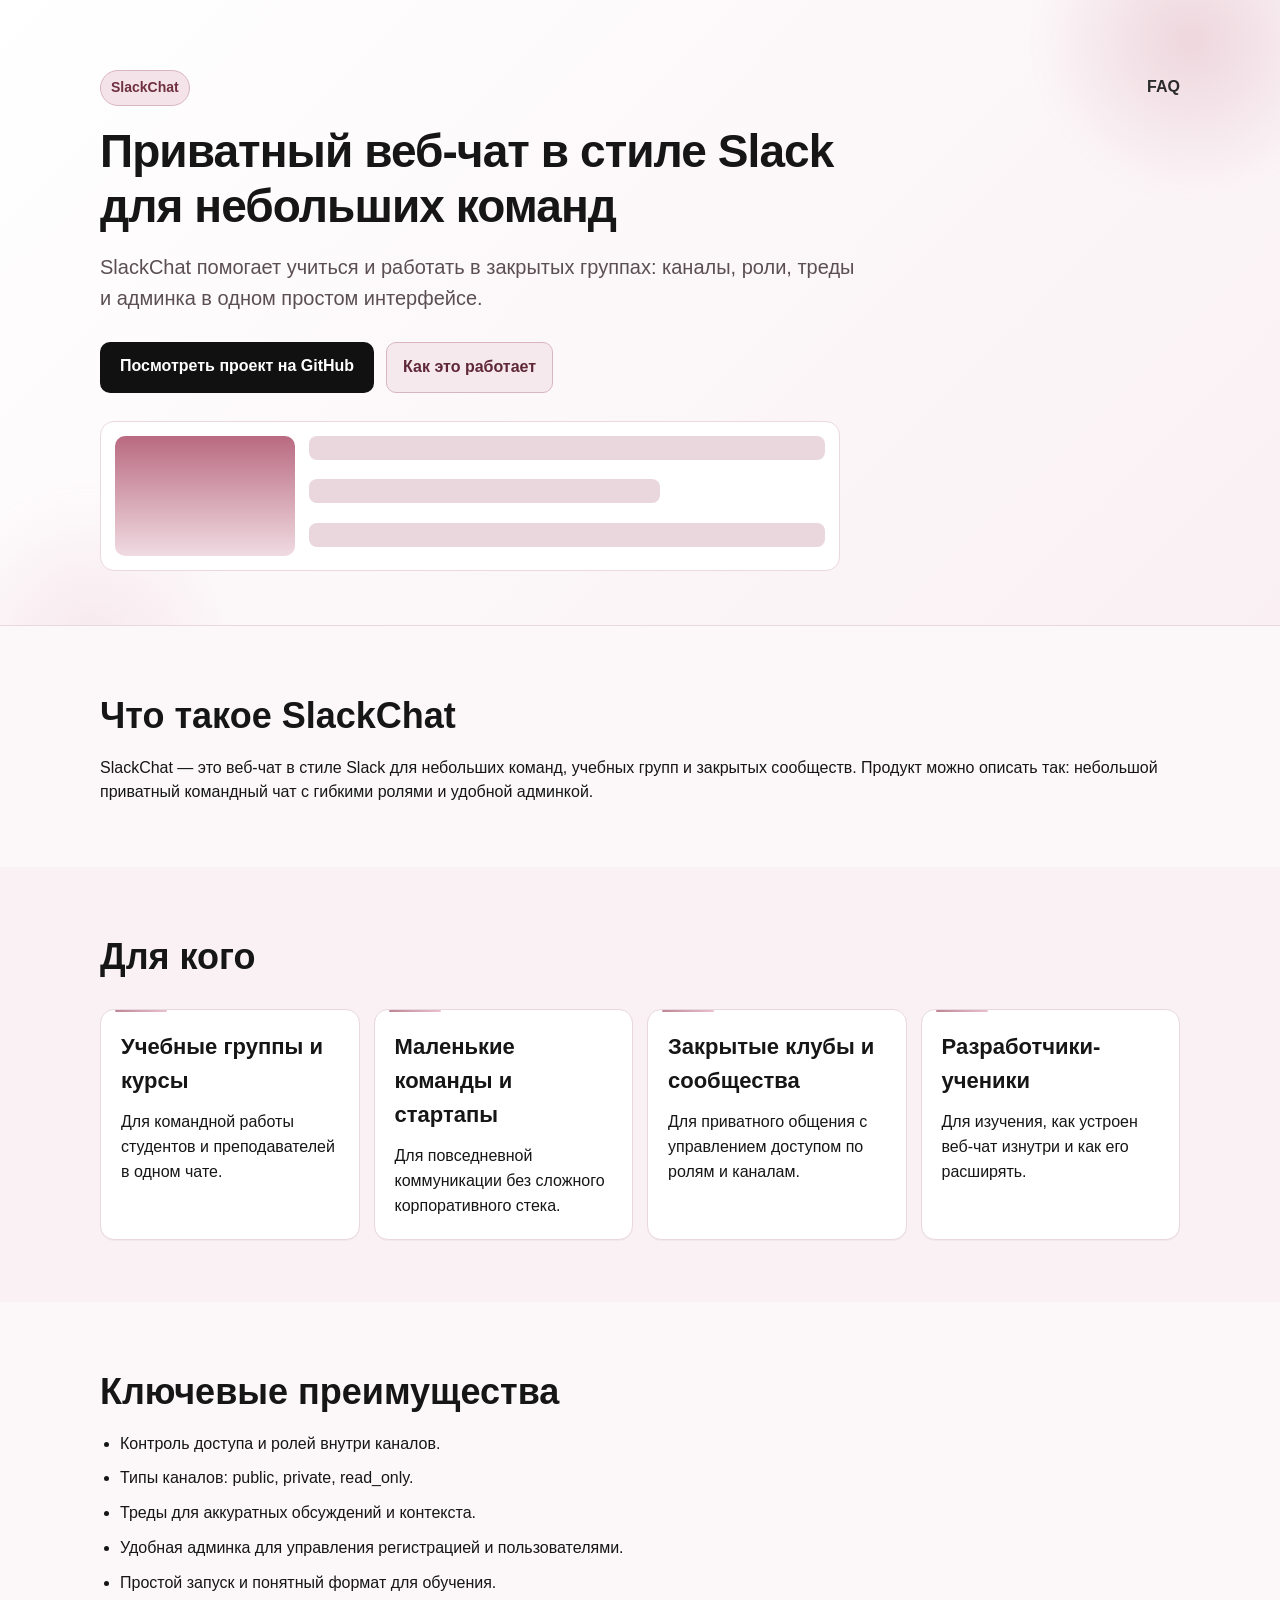
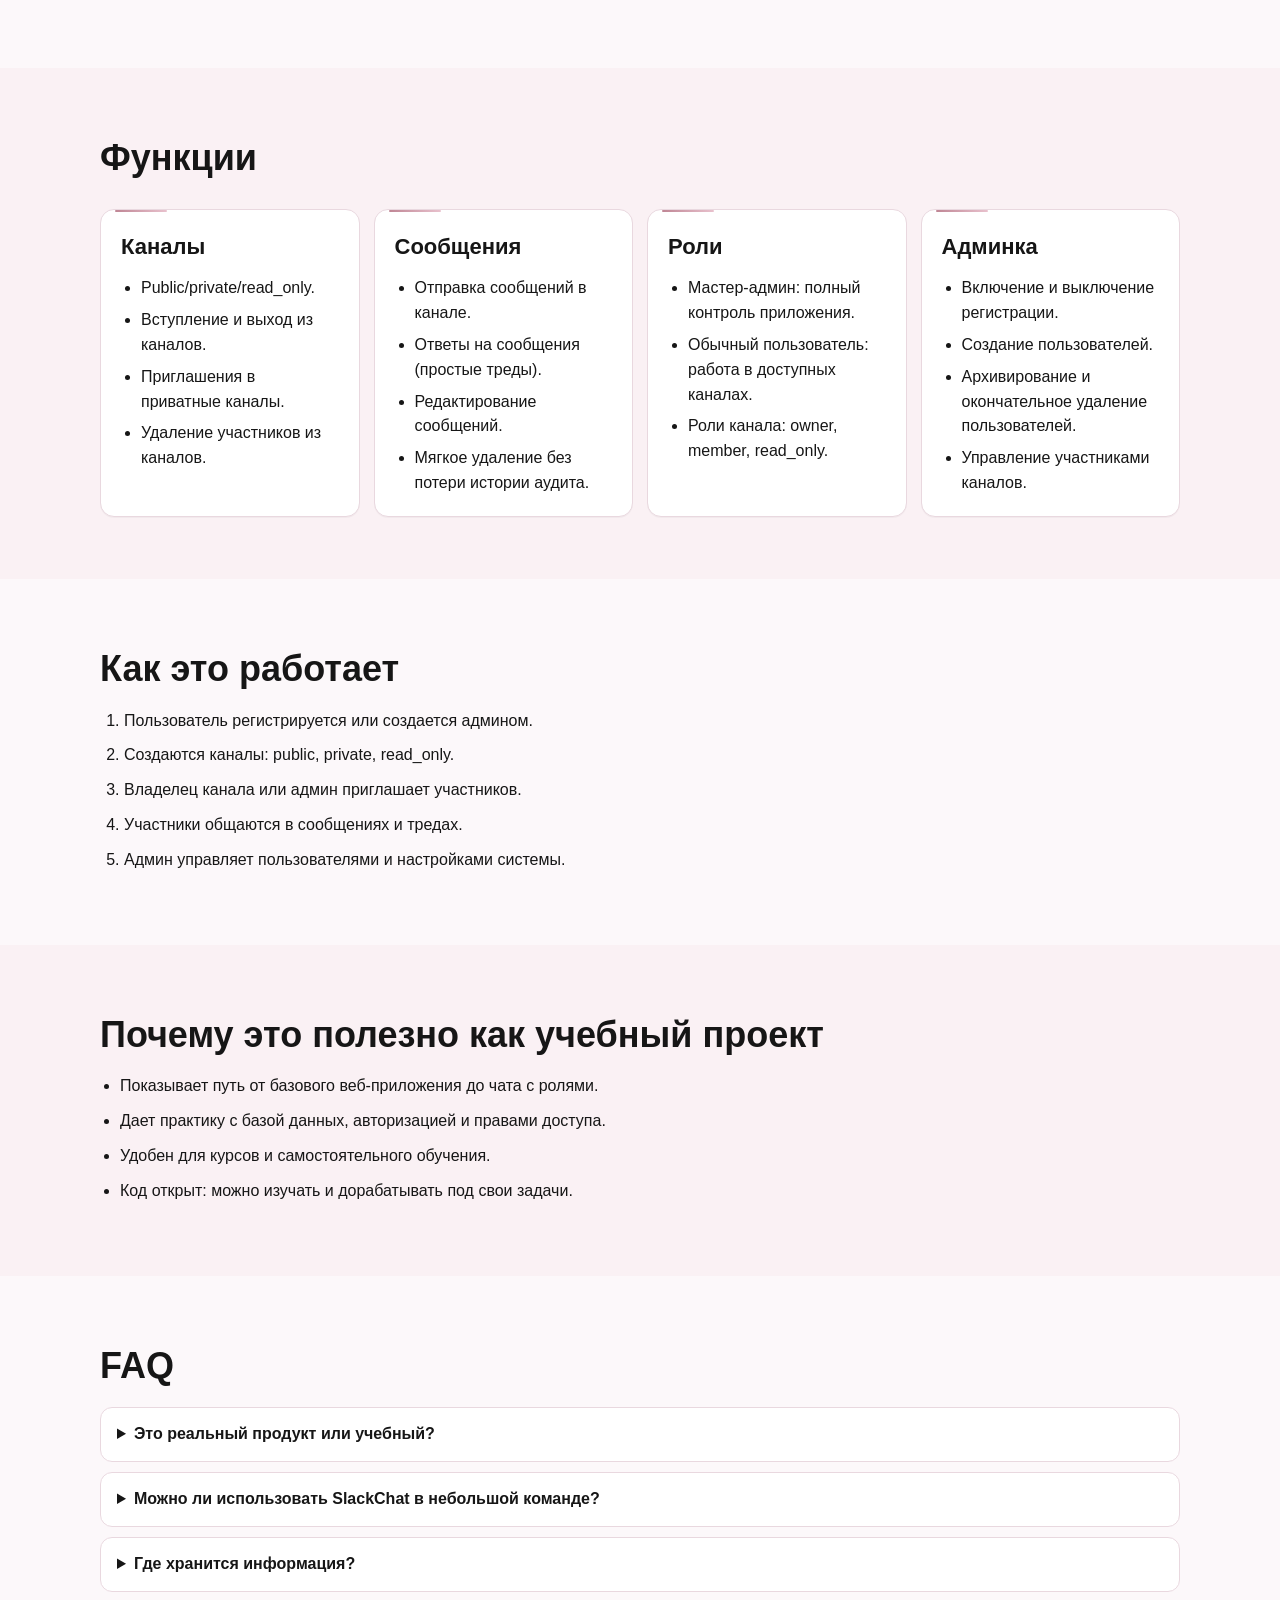
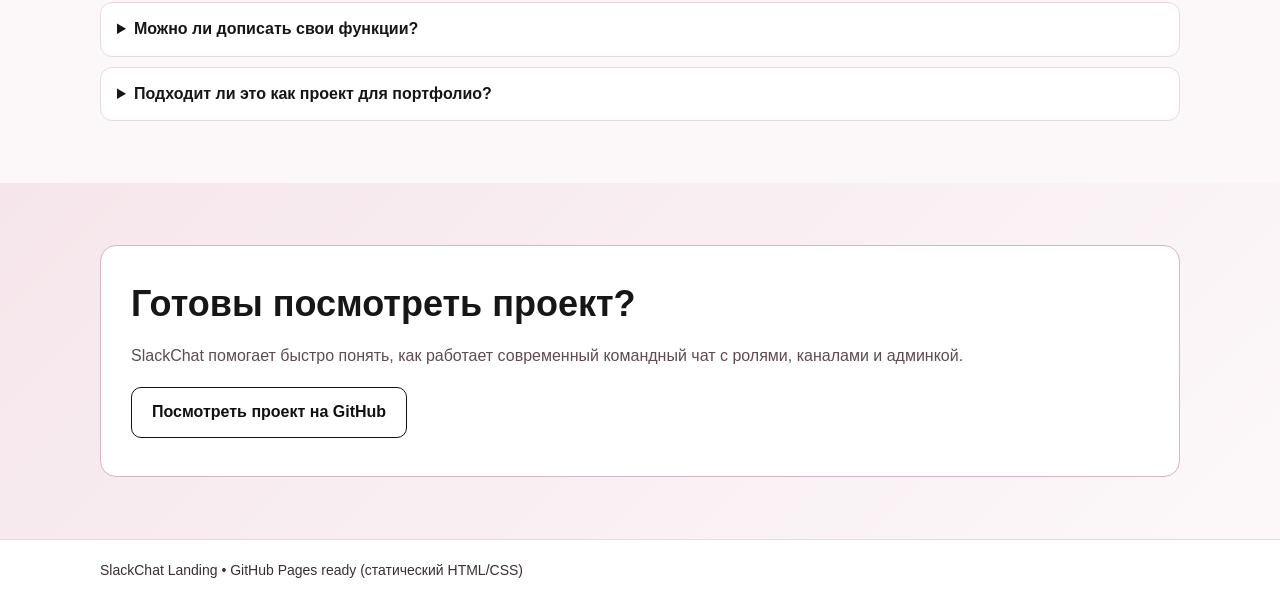
<file: index.html>
<!doctype html>
<html lang="ru">
  <head>
    <meta charset="UTF-8" />
    <meta name="viewport" content="width=device-width, initial-scale=1.0" />
    <title>SlackChat — учебный командный чат</title>
    <meta
      name="description"
      content="SlackChat — небольшой приватный чат в стиле Slack для учебных групп, маленьких команд и закрытых сообществ."
    />
    <link rel="stylesheet" href="./styles.css" />
  </head>
  <body>
    <header class="hero" id="top">
      <div class="container">
        <nav class="top-nav">
          <p class="tag">SlackChat</p>
          <a class="ghost-link" href="#faq">FAQ</a>
        </nav>
        <h1>Приватный веб-чат в стиле Slack для небольших команд</h1>
        <p class="subtitle">
          SlackChat помогает учиться и работать в закрытых группах: каналы,
          роли, треды и админка в одном простом интерфейсе.
        </p>
        <div class="hero-actions">
          <a class="cta" href="https://github.com/Ylia2222/slackchat" target="_blank" rel="noreferrer">
            Посмотреть проект на GitHub
          </a>
          <a class="secondary" href="#how-it-works">Как это работает</a>
        </div>
        <div class="hero-mockup" aria-hidden="true">
          <div class="mockup-sidebar"></div>
          <div class="mockup-content">
            <div class="mockup-row"></div>
            <div class="mockup-row short"></div>
            <div class="mockup-row"></div>
          </div>
        </div>
      </div>
    </header>

    <main>
      <section id="about" class="section">
        <div class="container">
          <h2>Что такое SlackChat</h2>
          <p>
            SlackChat — это веб-чат в стиле Slack для небольших команд, учебных
            групп и закрытых сообществ. Продукт можно описать так: небольшой
            приватный командный чат с гибкими ролями и удобной админкой.
          </p>
        </div>
      </section>

      <section id="audience" class="section section-muted">
        <div class="container">
          <h2>Для кого</h2>
          <div class="grid">
            <article class="card">
              <h3>Учебные группы и курсы</h3>
              <p>Для командной работы студентов и преподавателей в одном чате.</p>
            </article>
            <article class="card">
              <h3>Маленькие команды и стартапы</h3>
              <p>Для повседневной коммуникации без сложного корпоративного стека.</p>
            </article>
            <article class="card">
              <h3>Закрытые клубы и сообщества</h3>
              <p>Для приватного общения с управлением доступом по ролям и каналам.</p>
            </article>
            <article class="card">
              <h3>Разработчики-ученики</h3>
              <p>Для изучения, как устроен веб-чат изнутри и как его расширять.</p>
            </article>
          </div>
        </div>
      </section>

      <section id="benefits" class="section">
        <div class="container">
          <h2>Ключевые преимущества</h2>
          <ul class="tick-list">
            <li>Контроль доступа и ролей внутри каналов.</li>
            <li>Типы каналов: public, private, read_only.</li>
            <li>Треды для аккуратных обсуждений и контекста.</li>
            <li>Удобная админка для управления регистрацией и пользователями.</li>
            <li>Простой запуск и понятный формат для обучения.</li>
          </ul>
        </div>
      </section>

      <section id="features" class="section section-muted">
        <div class="container">
          <h2>Функции</h2>
          <div class="grid">
            <article class="card">
              <h3>Каналы</h3>
              <ul>
                <li>Public/private/read_only.</li>
                <li>Вступление и выход из каналов.</li>
                <li>Приглашения в приватные каналы.</li>
                <li>Удаление участников из каналов.</li>
              </ul>
            </article>
            <article class="card">
              <h3>Сообщения</h3>
              <ul>
                <li>Отправка сообщений в канале.</li>
                <li>Ответы на сообщения (простые треды).</li>
                <li>Редактирование сообщений.</li>
                <li>Мягкое удаление без потери истории аудита.</li>
              </ul>
            </article>
            <article class="card">
              <h3>Роли</h3>
              <ul>
                <li>Мастер-админ: полный контроль приложения.</li>
                <li>Обычный пользователь: работа в доступных каналах.</li>
                <li>Роли канала: owner, member, read_only.</li>
              </ul>
            </article>
            <article class="card">
              <h3>Админка</h3>
              <ul>
                <li>Включение и выключение регистрации.</li>
                <li>Создание пользователей.</li>
                <li>Архивирование и окончательное удаление пользователей.</li>
                <li>Управление участниками каналов.</li>
              </ul>
            </article>
          </div>
        </div>
      </section>

      <section id="how-it-works" class="section">
        <div class="container">
          <h2>Как это работает</h2>
          <ol class="steps">
            <li>Пользователь регистрируется или создается админом.</li>
            <li>Создаются каналы: public, private, read_only.</li>
            <li>Владелец канала или админ приглашает участников.</li>
            <li>Участники общаются в сообщениях и тредах.</li>
            <li>Админ управляет пользователями и настройками системы.</li>
          </ol>
        </div>
      </section>

      <section id="learning" class="section section-muted">
        <div class="container">
          <h2>Почему это полезно как учебный проект</h2>
          <ul class="tick-list">
            <li>Показывает путь от базового веб-приложения до чата с ролями.</li>
            <li>Дает практику с базой данных, авторизацией и правами доступа.</li>
            <li>Удобен для курсов и самостоятельного обучения.</li>
            <li>Код открыт: можно изучать и дорабатывать под свои задачи.</li>
          </ul>
        </div>
      </section>

      <section id="faq" class="section">
        <div class="container">
          <h2>FAQ</h2>
          <div class="faq-list">
            <details>
              <summary>Это реальный продукт или учебный?</summary>
              <p>
                SlackChat в первую очередь учебный проект, который можно
                использовать и как рабочий чат для маленьких команд.
              </p>
            </details>
            <details>
              <summary>Можно ли использовать SlackChat в небольшой команде?</summary>
              <p>Да, особенно если нужна закрытая коммуникация с простым контролем ролей.</p>
            </details>
            <details>
              <summary>Где хранится информация?</summary>
              <p>
                Данные хранятся в базе данных приложения. Конкретная конфигурация
                зависит от вашего развертывания.
              </p>
            </details>
            <details>
              <summary>Можно ли дописать свои функции?</summary>
              <p>Да, проект подходит для доработок и изучения архитектуры веб-чата.</p>
            </details>
            <details>
              <summary>Подходит ли это как проект для портфолио?</summary>
              <p>Да, потому что демонстрирует роли, каналы, треды и админку в одном продукте.</p>
            </details>
          </div>
        </div>
      </section>

      <section class="section section-cta">
        <div class="container final-cta">
          <h2>Готовы посмотреть проект?</h2>
          <p>
            SlackChat помогает быстро понять, как работает современный
            командный чат с ролями, каналами и админкой.
          </p>
          <a class="cta" href="https://github.com/Ylia2222/slackchat" target="_blank" rel="noreferrer">
            Посмотреть проект на GitHub
          </a>
        </div>
      </section>
    </main>

    <footer class="footer">
      <div class="container">
        <p>SlackChat Landing • GitHub Pages ready (статический HTML/CSS)</p>
      </div>
    </footer>
  </body>
</html>
</file>
<file: styles.css>
:root {
  --bg: #fcf8fa;
  --bg-soft: #f7eaef;
  --surface: #ffffff;
  --text: #161616;
  --text-on-dark: #f8f8f8;
  --muted: #5b4f54;
  --accent: #8f4a5d;
  --accent-hover: #7e3f51;
  --border: #e9d8df;
}

* {
  box-sizing: border-box;
}

body {
  margin: 0;
  font-family: Inter, Segoe UI, Roboto, Arial, sans-serif;
  color: var(--text);
  background: var(--bg);
  line-height: 1.55;
  font-size: 16px;
}

main .section {
  animation: fadeUp 0.55s ease both;
}

main .section:nth-child(2) {
  animation-delay: 0.06s;
}

main .section:nth-child(3) {
  animation-delay: 0.12s;
}

main .section:nth-child(4) {
  animation-delay: 0.18s;
}

main .section:nth-child(5) {
  animation-delay: 0.24s;
}

main .section:nth-child(6) {
  animation-delay: 0.3s;
}

main .section:nth-child(7) {
  animation-delay: 0.36s;
}

.container {
  width: min(1080px, 92%);
  margin: 0 auto;
}

.hero {
  background: linear-gradient(135deg, #ffffff 0%, var(--bg-soft) 100%);
  padding: 70px 0 54px;
  border-bottom: 1px solid var(--border);
  position: relative;
  overflow: hidden;
  background-size: 140% 140%;
  animation: heroGradient 14s ease-in-out infinite;
}

.hero::before,
.hero::after {
  content: "";
  position: absolute;
  width: 320px;
  height: 320px;
  border-radius: 50%;
  filter: blur(12px);
  opacity: 0.28;
  pointer-events: none;
}

.hero::before {
  top: -120px;
  right: -70px;
  background: radial-gradient(circle, #c98598 0%, transparent 68%);
  animation: blobFloat 12s ease-in-out infinite;
}

.hero::after {
  bottom: -180px;
  left: -70px;
  background: radial-gradient(circle, #e9bcca 0%, transparent 68%);
  animation: blobFloat 16s ease-in-out infinite reverse;
}

.hero .container {
  position: relative;
  z-index: 1;
}

.top-nav {
  display: flex;
  align-items: center;
  justify-content: space-between;
  margin-bottom: 18px;
}

.tag {
  display: inline-block;
  margin: 0;
  padding: 6px 10px;
  border: 1px solid #d8b5c0;
  background: #f4e3e9;
  border-radius: 999px;
  font-size: 14px;
  font-weight: 600;
  color: #6f3041;
}

.ghost-link {
  color: #2b2b2b;
  text-decoration: none;
  font-weight: 600;
}

.ghost-link:hover {
  text-decoration: underline;
}

h1 {
  margin: 0;
  max-width: 820px;
  font-size: clamp(30px, 4vw, 46px);
  line-height: 1.2;
  letter-spacing: -0.02em;
}

.subtitle {
  margin: 18px 0 28px;
  max-width: 760px;
  color: var(--muted);
  font-size: clamp(18px, 2vw, 20px);
}

.hero-actions {
  display: flex;
  flex-wrap: wrap;
  gap: 12px;
  margin-bottom: 28px;
}

.cta {
  display: inline-block;
  text-decoration: none;
  color: #fff;
  background: var(--accent);
  padding: 12px 20px;
  border-radius: 10px;
  font-weight: 600;
  transition: transform 0.2s ease, box-shadow 0.2s ease, background-color 0.2s ease,
    color 0.2s ease;
  position: relative;
  overflow: hidden;
}

.cta::after {
  content: "";
  position: absolute;
  inset: 0;
  background: linear-gradient(
    110deg,
    transparent 35%,
    rgba(255, 255, 255, 0.35) 50%,
    transparent 65%
  );
  transform: translateX(-140%);
  transition: transform 0.55s ease;
}

.cta:hover {
  background: var(--accent-hover);
}

.cta:hover::after {
  transform: translateX(140%);
}

.secondary {
  display: inline-block;
  text-decoration: none;
  color: #5f2737;
  border: 1px solid #d8b5c0;
  background: #f6e9ed;
  padding: 12px 16px;
  border-radius: 10px;
  font-weight: 600;
  transition: transform 0.2s ease, background-color 0.2s ease;
}

.secondary:hover {
  background: #efdbe2;
}

.hero-mockup {
  display: grid;
  grid-template-columns: 180px 1fr;
  gap: 14px;
  max-width: 740px;
  background: #ffffff;
  border: 1px solid var(--border);
  border-radius: 14px;
  padding: 14px;
  animation: floatMockup 6.5s ease-in-out infinite;
  transition: transform 0.25s ease, box-shadow 0.25s ease;
}

.hero-mockup:hover {
  transform: translateY(-4px);
  box-shadow: 0 10px 24px rgba(108, 45, 62, 0.14);
}

.mockup-sidebar {
  min-height: 120px;
  border-radius: 10px;
  background: linear-gradient(180deg, #b96a80, #f0dbe2);
}

.mockup-content {
  display: grid;
  gap: 10px;
}

.mockup-row {
  height: 24px;
  border-radius: 8px;
  background: #ead7de;
}

.mockup-row.short {
  width: 68%;
}

.section {
  padding: 62px 0;
}

.section-muted {
  background: #faf1f4;
}

h2 {
  margin: 0 0 12px;
  font-size: clamp(25px, 3vw, 36px);
}

h3 {
  margin: 0 0 12px;
  font-size: 22px;
}

p {
  margin: 0;
}

.grid {
  margin-top: 24px;
  display: grid;
  grid-template-columns: repeat(auto-fit, minmax(230px, 1fr));
  gap: 14px;
}

.card {
  background: var(--surface);
  border: 1px solid var(--border);
  border-radius: 14px;
  padding: 20px;
  box-shadow: 0 1px 0 rgba(0, 0, 0, 0.03);
  transition: transform 0.25s ease, box-shadow 0.25s ease, border-color 0.25s ease;
  position: relative;
  overflow: hidden;
}

.card::before {
  content: "";
  position: absolute;
  top: 0;
  left: 14px;
  width: 52px;
  height: 2px;
  border-radius: 999px;
  background: linear-gradient(90deg, #a45267 0%, #dfa7b8 100%);
  opacity: 0.7;
}

.card:hover {
  transform: translateY(-5px);
  border-color: #d3a4b2;
  box-shadow: 0 12px 24px rgba(143, 74, 93, 0.14);
}

ul {
  margin: 0;
  padding-left: 20px;
}

li + li {
  margin-top: 7px;
}

.tick-list {
  margin-top: 10px;
}

.tick-list li {
  margin-bottom: 10px;
}

.steps {
  margin: 12px 0 0;
  padding-left: 24px;
}

.steps li {
  margin-bottom: 10px;
}

.faq-list {
  display: grid;
  gap: 10px;
  margin-top: 14px;
}

details {
  border: 1px solid var(--border);
  border-radius: 12px;
  background: #ffffff;
  padding: 14px 16px;
  transition: border-color 0.2s ease, box-shadow 0.2s ease;
}

details:hover {
  border-color: #d9acb9;
}

details[open] {
  border-color: #c98ca0;
  box-shadow: 0 8px 20px rgba(143, 74, 93, 0.1);
  animation: faqPop 0.24s ease;
}

summary {
  cursor: pointer;
  font-weight: 600;
}

details p {
  margin-top: 10px;
  color: #5f4b52;
}

.section-cta {
  background: linear-gradient(135deg, #f6e6eb 0%, #fcf8fa 100%);
}

.final-cta {
  border: 1px solid #d8b5c0;
  background: #ffffff;
  border-radius: 16px;
  padding: 30px;
}

.final-cta p {
  margin: 0 0 18px;
  color: #5f4b52;
}

.footer {
  padding: 20px 0 24px;
  border-top: 1px solid var(--border);
  color: #3a2e33;
  background: #ffffff;
  font-size: 14px;
}

/* black/white inserts for contrast */
.hero-actions .cta {
  background: #111111;
  color: #ffffff;
}

.hero-actions .cta:hover {
  background: #000000;
  transform: translateY(-2px);
  box-shadow: 0 8px 18px rgba(0, 0, 0, 0.2);
}

.final-cta .cta {
  background: #ffffff;
  color: #111111;
  border: 1px solid #111111;
}

.final-cta .cta:hover {
  background: #111111;
  color: #ffffff;
  transform: translateY(-2px);
}

.secondary:hover {
  transform: translateY(-2px);
}

@keyframes fadeUp {
  from {
    opacity: 0;
    transform: translateY(10px);
  }
  to {
    opacity: 1;
    transform: translateY(0);
  }
}

@keyframes heroGradient {
  0% {
    background-position: 0% 50%;
  }
  50% {
    background-position: 100% 50%;
  }
  100% {
    background-position: 0% 50%;
  }
}

@keyframes floatMockup {
  0%,
  100% {
    transform: translateY(0);
  }
  50% {
    transform: translateY(-7px);
  }
}

@keyframes blobFloat {
  0%,
  100% {
    transform: translate3d(0, 0, 0) scale(1);
  }
  50% {
    transform: translate3d(12px, -10px, 0) scale(1.05);
  }
}

@keyframes faqPop {
  from {
    opacity: 0.82;
    transform: translateY(4px);
  }
  to {
    opacity: 1;
    transform: translateY(0);
  }
}

@media (prefers-reduced-motion: reduce) {
  * {
    animation: none !important;
    transition: none !important;
  }

  .card:hover,
  .hero-mockup:hover,
  .hero-actions .cta:hover,
  .final-cta .cta:hover,
  .secondary:hover {
    transform: none !important;
  }
}

@media (max-width: 680px) {
  .hero {
    padding: 56px 0 44px;
  }

  .top-nav {
    margin-bottom: 14px;
  }

  .section {
    padding: 46px 0;
  }

  .hero-actions {
    margin-bottom: 20px;
  }

  .hero-mockup {
    grid-template-columns: 1fr;
  }

  .mockup-sidebar {
    min-height: 66px;
  }

  .final-cta {
    padding: 22px;
  }
}
</file>
